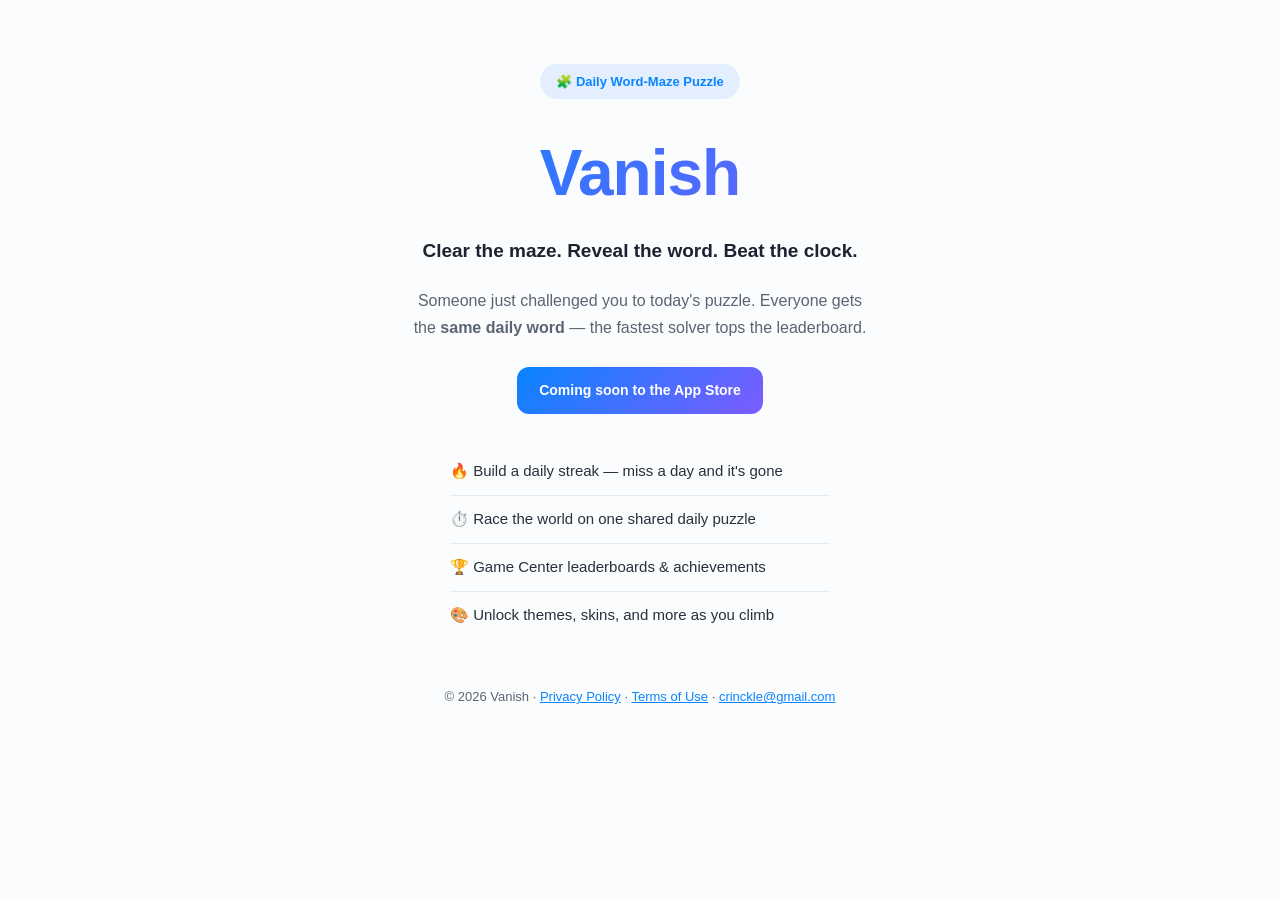
<file: index.html>
<!DOCTYPE html>
<html lang="en">
<head>
<meta charset="utf-8">
<meta name="viewport" content="width=device-width, initial-scale=1">
<title>Vanish — Maze Words</title>
<meta name="description" content="Vanish — a daily word-maze puzzle. Clear the maze, reveal the word, beat the clock.">
<meta property="og:title" content="Vanish — Maze Words">
<meta property="og:description" content="Clear the maze. Reveal the word. Beat the clock. One new puzzle every day.">
<meta property="og:type" content="website">
<link rel="stylesheet" href="style.css">
</head>
<body>
<div class="hero">
  <div class="badge">🧩 Daily Word-Maze Puzzle</div>
  <h1 class="title">Vanish</h1>
  <p class="tag">Clear the maze. Reveal the word. Beat the clock.</p>
  <p class="lead">Someone just challenged you to today's puzzle. Everyone gets the
     <b>same daily word</b> — the fastest solver tops the leaderboard.</p>
  <div class="soon">Coming soon to the App&nbsp;Store</div>
  <ul class="feat">
    <li>🔥 Build a daily streak — miss a day and it's gone</li>
    <li>⏱️ Race the world on one shared daily puzzle</li>
    <li>🏆 Game Center leaderboards &amp; achievements</li>
    <li>🎨 Unlock themes, skins, and more as you climb</li>
  </ul>
</div>
<footer>
  © 2026 Vanish · <a href="privacy.html">Privacy Policy</a> · <a href="terms.html">Terms of Use</a>
  · <a href="mailto:crinckle@gmail.com">crinckle@gmail.com</a>
</footer>
</body>
</html>
</file>
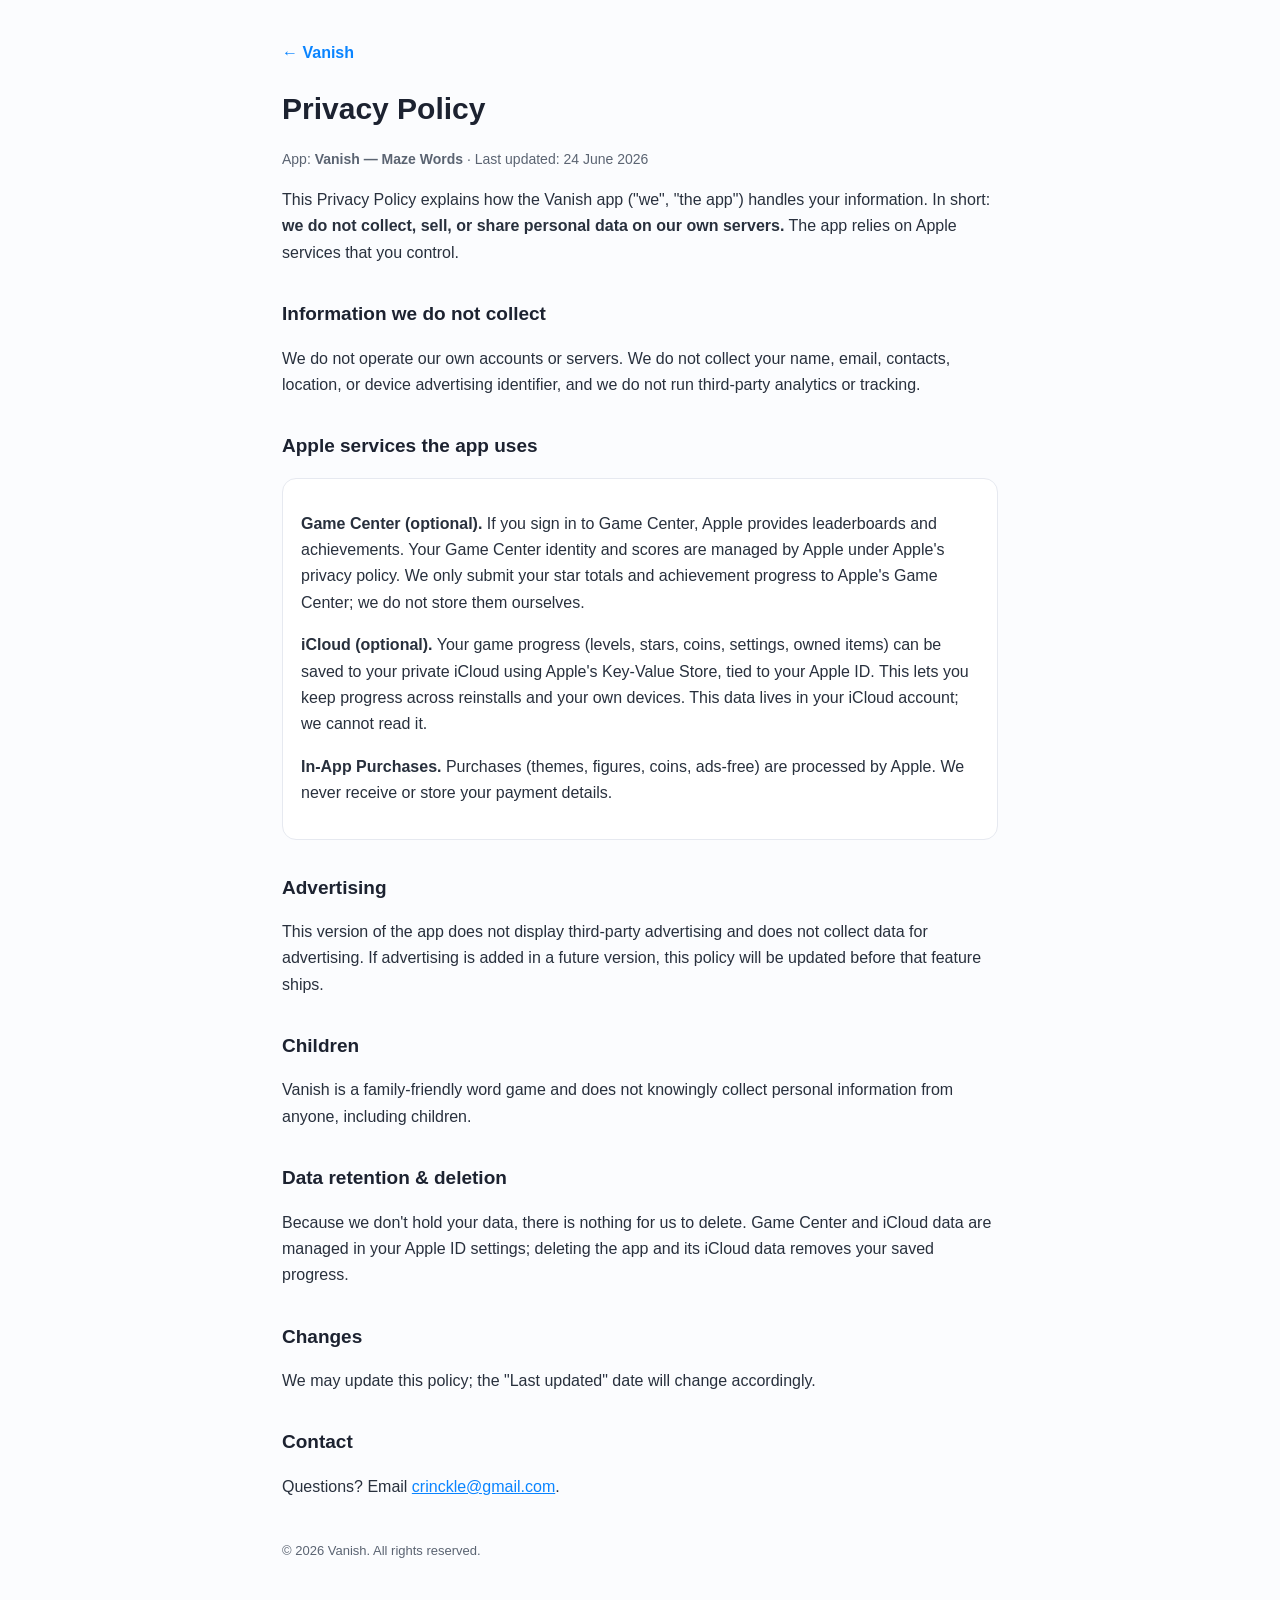
<file: privacy.html>
<!DOCTYPE html>
<html lang="en">
<head>
<meta charset="utf-8">
<meta name="viewport" content="width=device-width, initial-scale=1">
<title>Vanish — Privacy Policy</title>
<link rel="stylesheet" href="style.css">
</head>
<body>
<div class="wrap">
<a class="home" href="index.html">← Vanish</a>
<h1>Privacy Policy</h1>
<p class="meta">App: <strong>Vanish — Maze Words</strong> · Last updated: 24 June 2026</p>

<p>This Privacy Policy explains how the Vanish app ("we", "the app") handles your
information. In short: <strong>we do not collect, sell, or share personal data on
our own servers.</strong> The app relies on Apple services that you control.</p>

<h2>Information we do not collect</h2>
<p>We do not operate our own accounts or servers. We do not collect your name,
email, contacts, location, or device advertising identifier, and we do not run
third‑party analytics or tracking.</p>

<h2>Apple services the app uses</h2>
<div class="box">
<p><strong>Game Center (optional).</strong> If you sign in to Game Center, Apple
provides leaderboards and achievements. Your Game Center identity and scores are
managed by Apple under Apple's privacy policy. We only submit your star totals and
achievement progress to Apple's Game Center; we do not store them ourselves.</p>
<p><strong>iCloud (optional).</strong> Your game progress (levels, stars, coins,
settings, owned items) can be saved to your private iCloud using Apple's Key‑Value
Store, tied to your Apple ID. This lets you keep progress across reinstalls and your
own devices. This data lives in your iCloud account; we cannot read it.</p>
<p><strong>In‑App Purchases.</strong> Purchases (themes, figures, coins, ads‑free)
are processed by Apple. We never receive or store your payment details.</p>
</div>

<h2>Advertising</h2>
<p>This version of the app does not display third‑party advertising and does not
collect data for advertising. If advertising is added in a future version, this
policy will be updated before that feature ships.</p>

<h2>Children</h2>
<p>Vanish is a family‑friendly word game and does not knowingly collect personal
information from anyone, including children.</p>

<h2>Data retention &amp; deletion</h2>
<p>Because we don't hold your data, there is nothing for us to delete. Game Center
and iCloud data are managed in your Apple ID settings; deleting the app and its
iCloud data removes your saved progress.</p>

<h2>Changes</h2>
<p>We may update this policy; the "Last updated" date will change accordingly.</p>

<h2>Contact</h2>
<p>Questions? Email <a href="mailto:crinckle@gmail.com">crinckle@gmail.com</a>.</p>

<footer>© 2026 Vanish. All rights reserved.</footer>
</div>
</body>
</html>
</file>
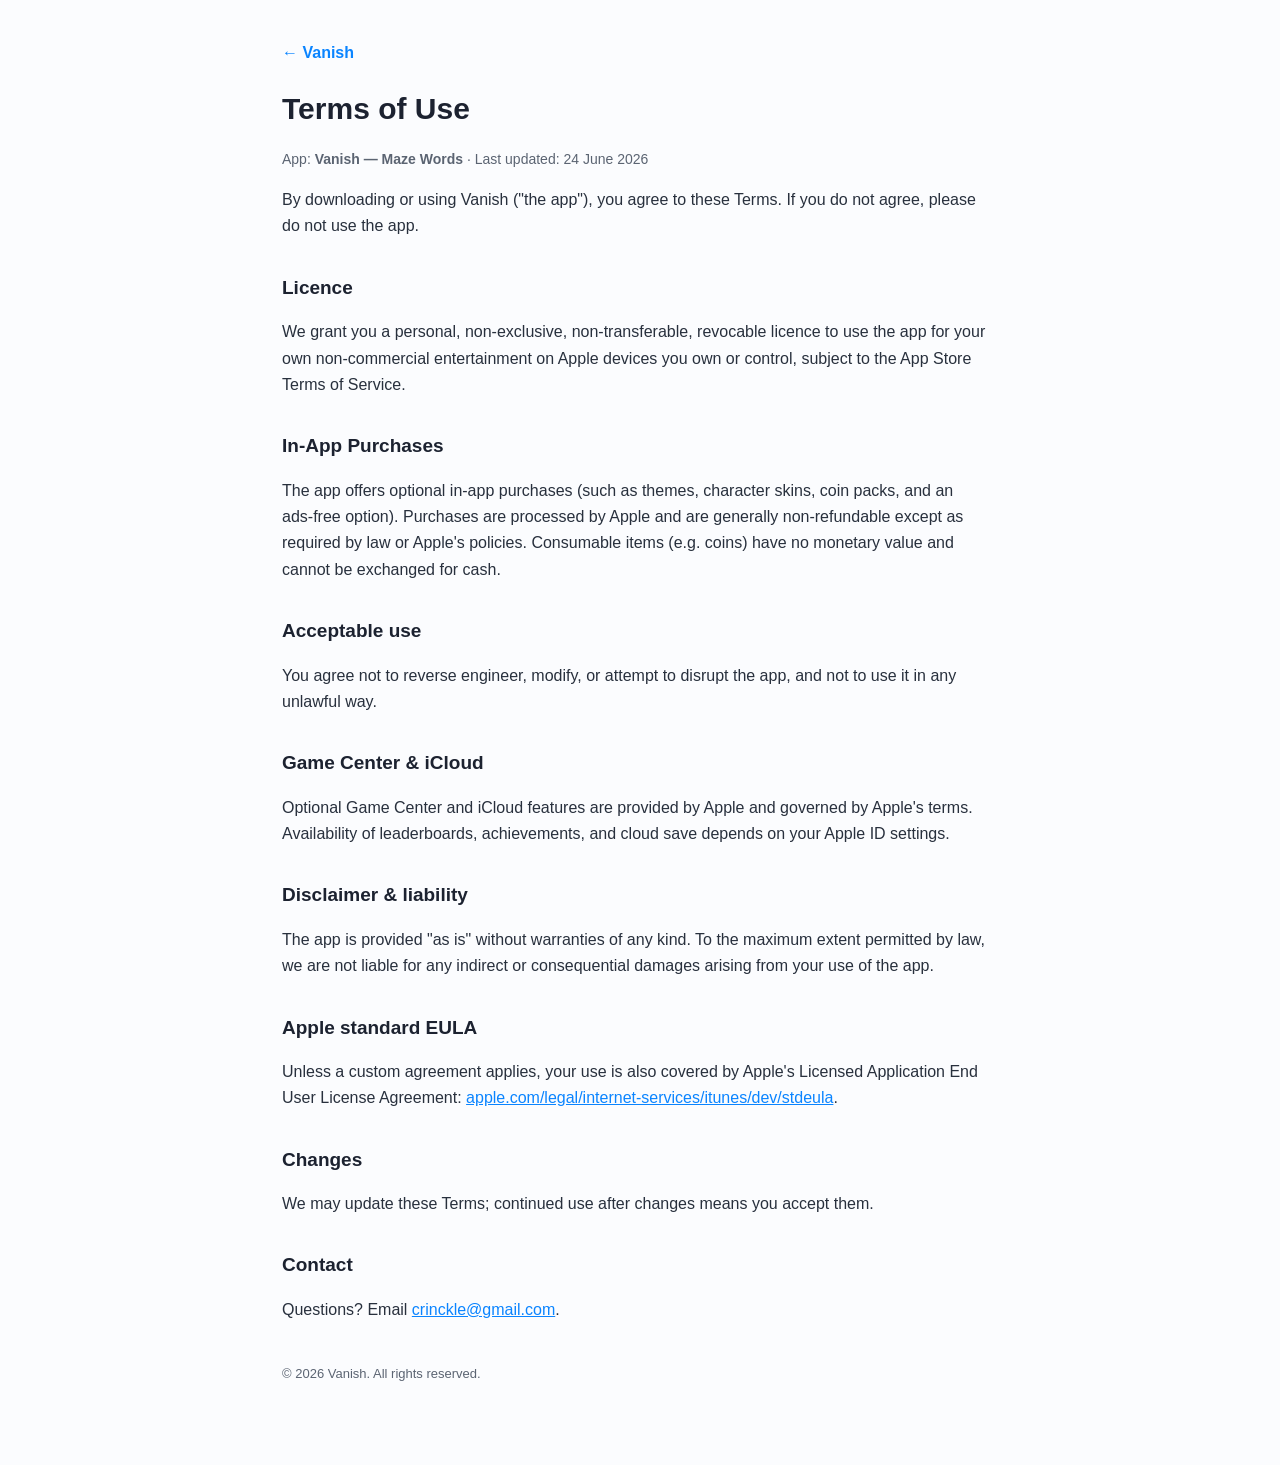
<file: terms.html>
<!DOCTYPE html>
<html lang="en">
<head>
<meta charset="utf-8">
<meta name="viewport" content="width=device-width, initial-scale=1">
<title>Vanish — Terms of Use</title>
<link rel="stylesheet" href="style.css">
</head>
<body>
<div class="wrap">
<a class="home" href="index.html">← Vanish</a>
<h1>Terms of Use</h1>
<p class="meta">App: <strong>Vanish — Maze Words</strong> · Last updated: 24 June 2026</p>

<p>By downloading or using Vanish ("the app"), you agree to these Terms. If you do
not agree, please do not use the app.</p>

<h2>Licence</h2>
<p>We grant you a personal, non‑exclusive, non‑transferable, revocable licence to
use the app for your own non‑commercial entertainment on Apple devices you own or
control, subject to the App Store Terms of Service.</p>

<h2>In‑App Purchases</h2>
<p>The app offers optional in‑app purchases (such as themes, character skins, coin
packs, and an ads‑free option). Purchases are processed by Apple and are generally
non‑refundable except as required by law or Apple's policies. Consumable items
(e.g. coins) have no monetary value and cannot be exchanged for cash.</p>

<h2>Acceptable use</h2>
<p>You agree not to reverse engineer, modify, or attempt to disrupt the app, and not
to use it in any unlawful way.</p>

<h2>Game Center &amp; iCloud</h2>
<p>Optional Game Center and iCloud features are provided by Apple and governed by
Apple's terms. Availability of leaderboards, achievements, and cloud save depends on
your Apple ID settings.</p>

<h2>Disclaimer &amp; liability</h2>
<p>The app is provided "as is" without warranties of any kind. To the maximum extent
permitted by law, we are not liable for any indirect or consequential damages
arising from your use of the app.</p>

<h2>Apple standard EULA</h2>
<p>Unless a custom agreement applies, your use is also covered by Apple's Licensed
Application End User License Agreement:
<a href="https://www.apple.com/legal/internet-services/itunes/dev/stdeula/">apple.com/legal/internet-services/itunes/dev/stdeula</a>.</p>

<h2>Changes</h2>
<p>We may update these Terms; continued use after changes means you accept them.</p>

<h2>Contact</h2>
<p>Questions? Email <a href="mailto:crinckle@gmail.com">crinckle@gmail.com</a>.</p>

<footer>© 2026 Vanish. All rights reserved.</footer>
</div>
</body>
</html>
</file>
<file: style.css>
:root{--ink:#1c2230;--sub:#5b6472;--line:#e6e9f0;--accent:#0a84ff}
*{box-sizing:border-box}
body{margin:0;font:16px/1.65 -apple-system,BlinkMacSystemFont,"Segoe UI",Roboto,Helvetica,Arial,sans-serif;color:var(--ink);background:#fbfcfe}
.wrap{max-width:760px;margin:0 auto;padding:40px 22px 80px}
h1{font-size:30px;margin:0 0 4px}
h2{font-size:19px;margin:32px 0 8px}
.meta{color:var(--sub);font-size:14px;margin-bottom:8px}
p,li{color:#28303d}
a{color:var(--accent)}
.box{border:1px solid var(--line);border-radius:14px;padding:16px 18px;background:#fff;margin-top:16px}
hr{border:0;border-top:1px solid var(--line);margin:28px 0}
footer{color:var(--sub);font-size:13px;margin-top:40px}
.home{display:inline-block;margin-bottom:18px;font-weight:600;text-decoration:none}

/* Landing hero */
.hero{max-width:620px;margin:0 auto;padding:64px 22px 24px;text-align:center}
.badge{display:inline-block;font-size:13px;font-weight:700;color:var(--accent);
  background:rgba(10,132,255,.10);border-radius:999px;padding:7px 16px;margin-bottom:22px}
.title{font-size:64px;font-weight:900;letter-spacing:-1px;margin:0;
  background:linear-gradient(135deg,#0a84ff,#7c5cff);-webkit-background-clip:text;
  background-clip:text;-webkit-text-fill-color:transparent}
.tag{font-size:19px;font-weight:600;color:var(--ink);margin:8px 0 22px}
.lead{font-size:16px;color:var(--sub);max-width:460px;margin:0 auto 26px}
.soon{display:inline-block;font-size:14px;font-weight:700;color:#fff;
  background:linear-gradient(135deg,#0a84ff,#7c5cff);border-radius:12px;padding:12px 22px}
.feat{list-style:none;padding:0;margin:34px auto 0;max-width:380px;text-align:left}
.feat li{padding:11px 0;border-bottom:1px solid var(--line);font-size:15px;font-weight:500}
.feat li:last-child{border-bottom:0}
.hero + footer{text-align:center;max-width:620px;margin:24px auto 60px;padding:0 22px}
</file>
